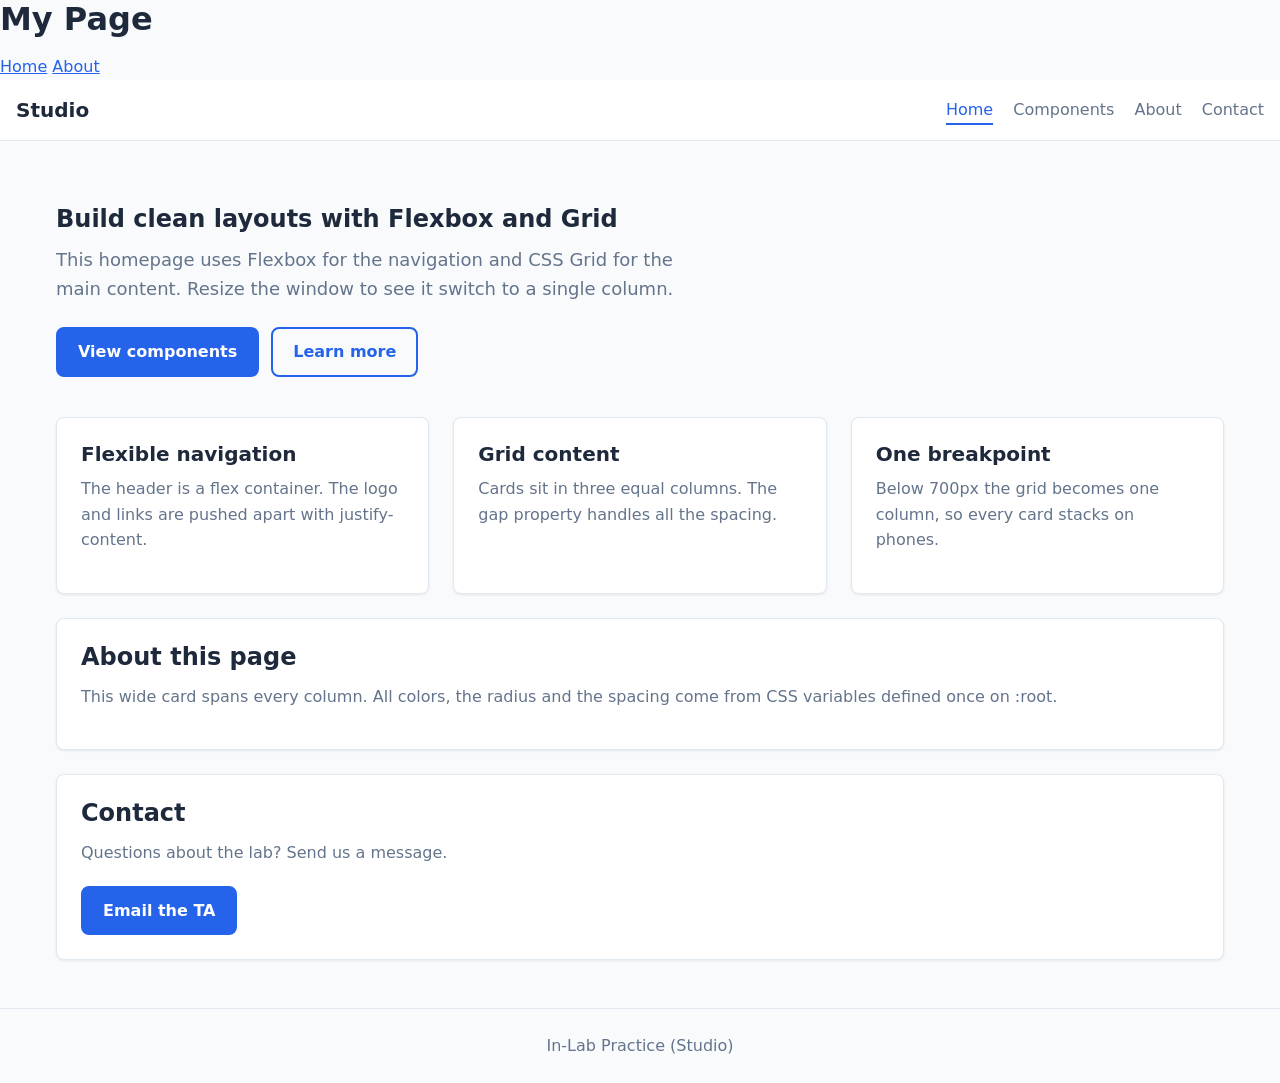
<file: index.html>
<!DOCTYPE html>
<html lang="en">
<head>
    <meta charset="UTF-8">
    <meta name="viewport" content="width=device-width, initial-scale=1.0">
    <title>Document</title>
    <link rel="stylesheet" href="css/style.css">
</head>
<body><!-- 2B, 2C and 2D go here --></body>
<body>
   <header>
    <h1>My Page</h1>
    <nav>
        <a href = "index.html">Home</a>
        <a href = "about.html">About</a>
    </nav>
   </header>
</html>
<header class="site-header">
<a class="logo" href="index.html">Studio</a>
<nav>
<ul>
<li><a class="active" href="index.html">Home</a></li>
<li><a href="components.html">Components</a></li>
<li><a href="about.html">About</a></li>
<li><a href="contact.html">Contact</a></li>
</ul>
</nav>
</header>
<div class="container">
<section class="hero">
<h1>Build clean layouts with Flexbox and Grid</h1>
<p>This homepage uses Flexbox for the navigation and CSS Grid for the
main content. Resize the window to see it switch to a single column.</p>
<div class="actions">
<a class="btn" href="components.html">View components</a>
<a class="btn btn-outline" href="#about">Learn more</a>
</div>
</section>
<main class="grid">
<article class="card">
<h3>Flexible navigation</h3>
<p>The header is a flex container. The logo and links are pushed apart
with justify-content.</p>
</article>
<article class="card">
<h3>Grid content</h3>
<p>Cards sit in three equal columns. The gap property handles all the
spacing.</p>
</article>
<article class="card">
<h3>One breakpoint</h3>
<p>Below 700px the grid becomes one column, so every card stacks on
phones.</p>
</article>
<section class="card wide" id="about">
<h2>About this page</h2>
<p>This wide card spans every column. All colors, the radius and the spacing come from CSS variables defined once on :root.</p>
</section>
<section class="card wide" id="contact">
<h2>Contact</h2>
<p>Questions about the lab? Send us a message.</p>
<a class="btn" href="mailto:ta@example.com">Email the TA</a>
</section>
</main>
</div>
<footer class="site-footer">
<div class="container">In-Lab Practice (Studio)</div>
</footer>
</file>
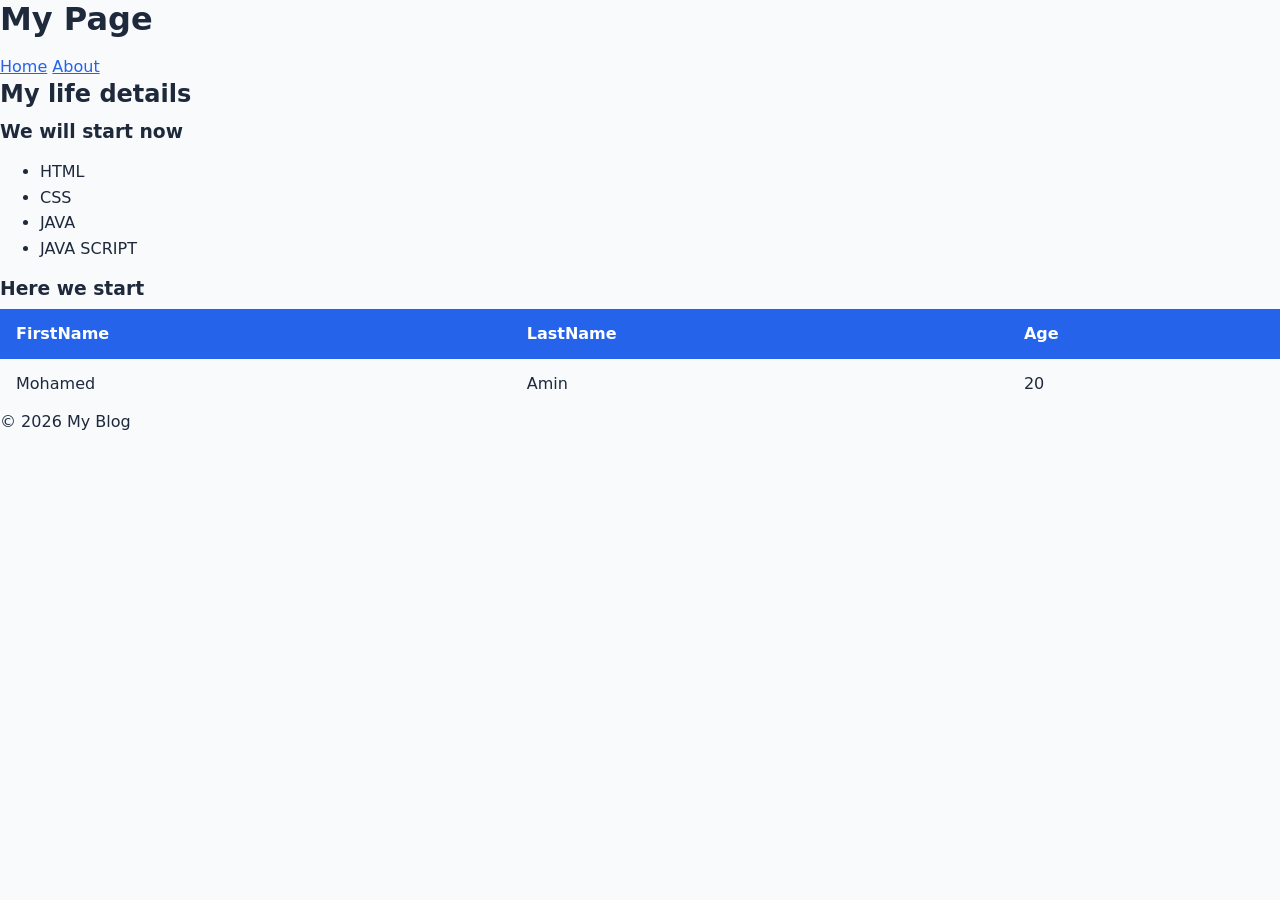
<file: about.html>
<!DOCTYPE html>
<html lang="en">
<head>
    <meta charset="UTF-8">
    <meta name="viewport" content="width=device-width, initial-scale=1.0">
    <title>Document</title>
</head>
<body>
   <header>
    <h1>My Page</h1>
    <nav>
        <a href = "index.html">Home</a>
        <a href = "about.html">About</a>
    </nav>
    <link rel="stylesheet" href="css/style.css">
   </header>


   <main>
    <section>
        <h2>My life details</h2>
        <h3>We will start now </h3>
        <ul>
            <li>HTML</li>
            <li>CSS</li>
            <li>JAVA</li>
            <li>JAVA SCRIPT</li>
        </ul>
        <h3>Here we start</h3>
        <table>
            <thead>
                <tr><th>FirstName</th><th>LastName</th><th>Age</th></tr>
            </thead>
            <tbody>
                <tr><td>Mohamed</td><td>Amin</td><td>20</td></tr>
            </tbody>
        </table>
    </section>
   </main>
   <footer>
    <p>&copy; 2026 My Blog</p>
   </footer>
</body>
</html>
</file>
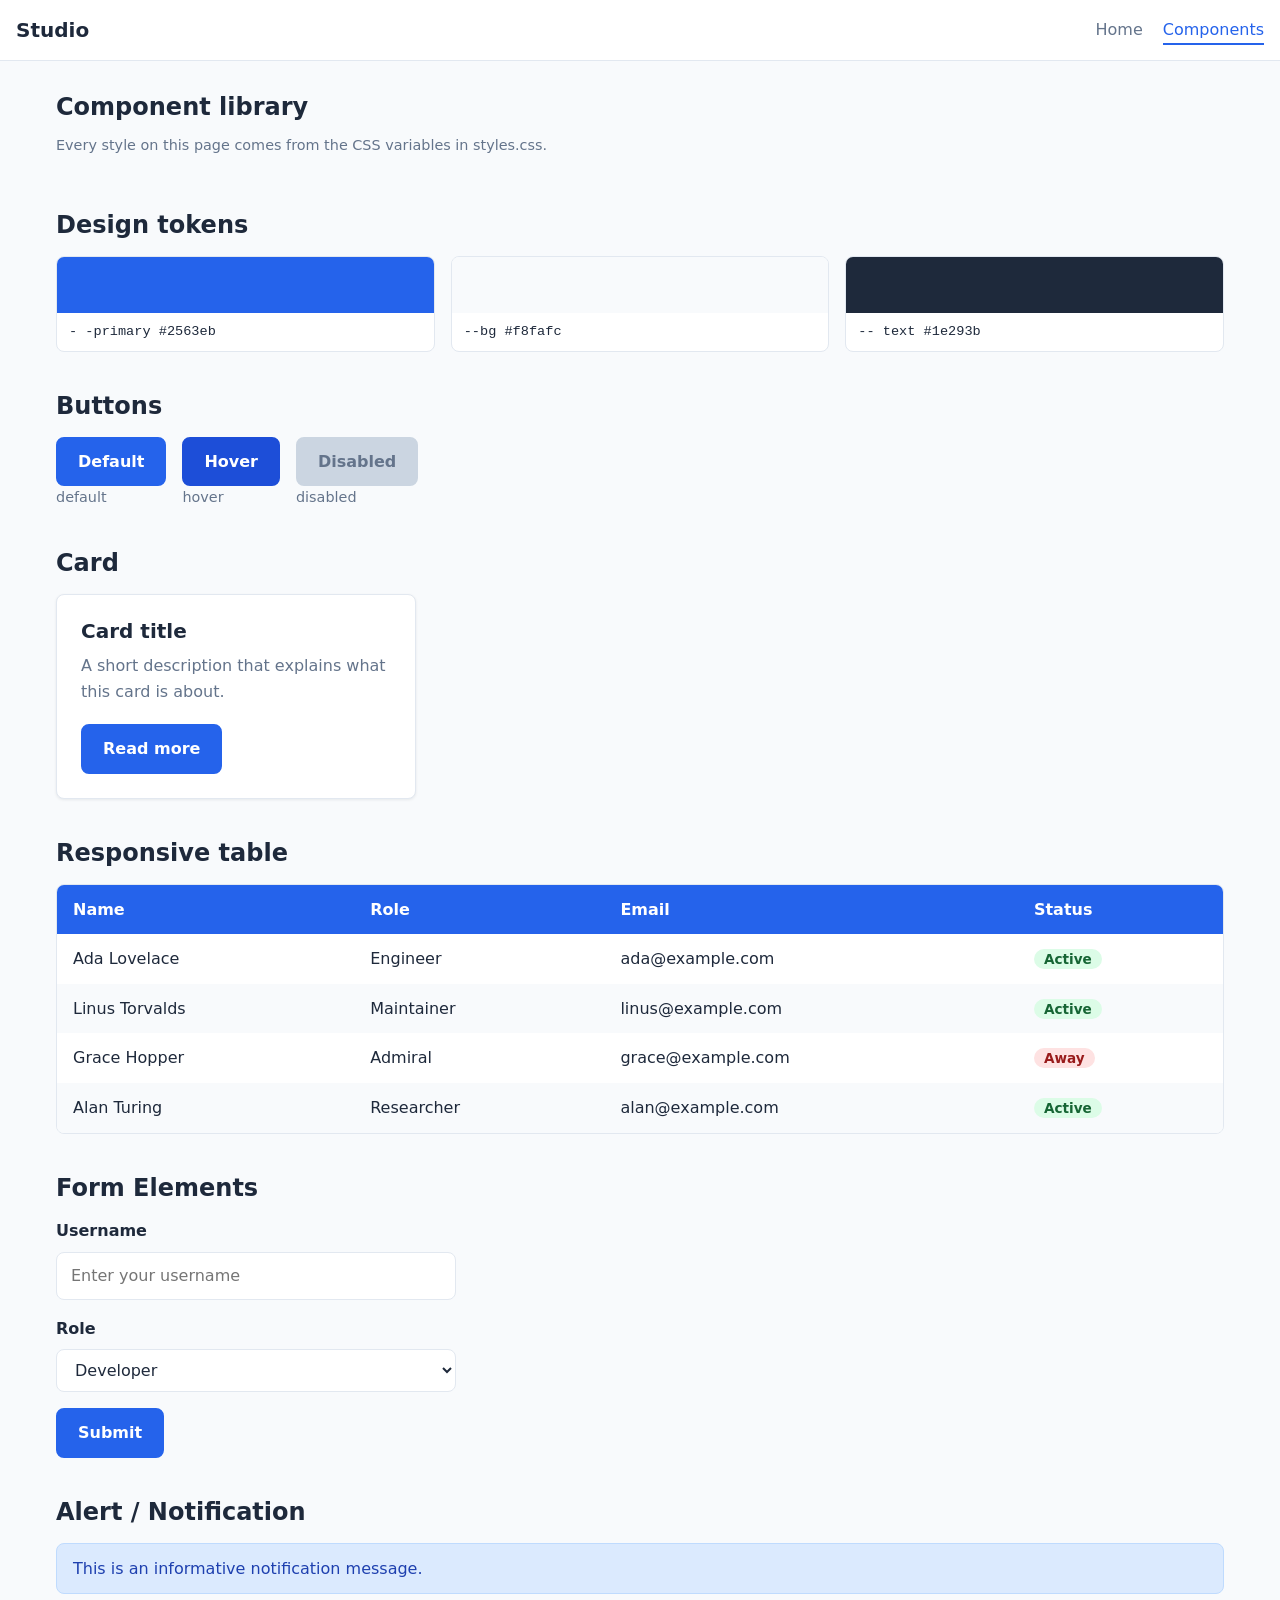
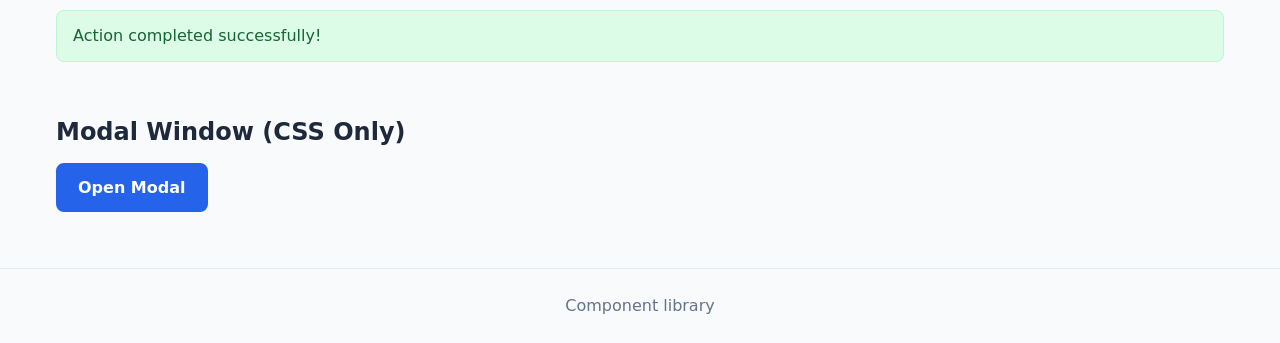
<file: components.html>
<!DOCTYPE html>
<html lang="en">
<head>
<meta charset="UTF-8">
<meta name="viewport" content="width=device-width, initial-scale=1">
<title>Studio - Component library</title>
<link rel="stylesheet" href="css/style.css">
</head>
<body>
<header class="site-header">
<a class="logo" href="index.html">Studio</a>
<nav>
<ul>
<li><a href="index.html">Home</a></li>
<li><a class="active" href="components.html">Components</a></li>
</ul>
</nav>
</header>
<main class="container">
<section class="section">
<h1>Component library</h1>
<p class="label">Every style on this page comes from the CSS variables
in styles.css.</p>
</section>
<!-- Design tokens -->
<section class="section">
<h2>Design tokens</h2>
<div class="swatches">
<div class="swatch"><i style="background: var(--primary)"></i><code>-
-primary #2563eb</code></div>
<div class="swatch"><i style="background: var(--bg)"></i><code>--bg
#f8fafc</code></div>
<div class="swatch"><i style="background: var(--text)"></i><code>--
text #1e293b</code></div>
</div>
</section>
<!-- Buttons in three states -->
<section class="section">
<h2>Buttons</h2>
<div class="row">
<div>
<button class="btn">Default</button>
<div class="label">default</div>
</div>
<div>
<button class="btn is-hover">Hover</button>
<div class="label">hover</div>
</div>
<div>
<button class="btn" disabled>Disabled</button>
<div class="label">disabled</div>
</div>
</div>
</section>
<!-- One card component -->
<section class="section">
    <h2>Card</h2>
<article class="card" style="max-width: 360px">
<h3>Card title</h3>
<p>A short description that explains what this card is about.</p>
<a class="btn" href="#">Read more</a>
</article>
</section>
<!-- One responsive table -->
<section class="section">
<h2>Responsive table</h2>
<div class="table-wrap">
<table>
<thead>
<tr><th>Name</th><th>Role</th><th>Email</th><th>Status</th></tr>
</thead>
<tbody>
<tr><td>Ada Lovelace</td><td>Engineer</td>
<td>ada@example.com</td><td><span class="badge">Active</span></td></tr>
<tr><td>Linus Torvalds</td><td>Maintainer</td>
<td>linus@example.com</td><td><span class="badge">Active</span></td></tr>
<tr><td>Grace Hopper</td><td>Admiral</td>
<td>grace@example.com</td><td><span class="badge off">Away</span></td></tr>
<tr><td>Alan Turing</td><td>Researcher</td>
<td>alan@example.com</td><td><span class="badge">Active</span></td></tr>
</tbody>
</table>
</div>




</section>
<!-- Form Elements Section -->
<section class="section">
  <h2>Form Elements</h2>
  <form style="max-width: 400px;">
    <div class="form-group">
      <label class="form-label" for="username">Username</label>
      <input class="form-input" type="text" id="username" placeholder="Enter your username">
    </div>
    <div class="form-group">
      <label class="form-label" for="role-select">Role</label>
      <select class="form-select" id="role-select">
        <option value="developer">Developer</option>
        <option value="designer">Designer</option>
      </select>
    </div>
    <button type="submit" class="btn">Submit</button>
  </form>
</section>

<!-- Alerts / Notifications Section -->
<section class="section">
  <h2>Alert / Notification</h2>
  <div class="alert alert-info" role="status">
    This is an informative notification message.
  </div>
  <div class="alert alert-success" role="status">
    Action completed successfully!
  </div>
</section>

<!-- CSS-Only Modal Section -->
<section class="section">
  <h2>Modal Window (CSS Only)</h2>
  <a href="#demo-modal" class="btn">Open Modal</a>

  <!-- Modal Target -->
  <div id="demo-modal" class="modal-overlay" aria-label="Demo Modal">
    <div class="modal-content">
      <a href="#" class="modal-close" aria-label="Close modal">&times;</a>
      <h3>Modal Title</h3>
      <p>This modal is implemented strictly using CSS (:target selector) without any JavaScript.</p>
      <div style="margin-top: 16px;">
        <a href="#" class="btn">Close</a>
      </div>
    </div>
  </div>
</section>



</main>
<footer class="site-footer" style="margin-top: 48px">
<div class="container">Component library</div>
</footer>
</body>
</html>
</file>
<file: css/style.css>
:root {
    --primary: #2563eb;
    --primary-dark: #1d4ed8;
    --bg: #f8fafc;
    --surface: #ffffff;
    --text: #1e293b;
    --muted: #64748b;
    --border: #e2e8f0;
    --radius: 8px;
    --space: 16px;
}

* { 
    box-sizing: border-box; 
}

body {
    margin: 0;
    font-family: system-ui, -apple-system, "Segoe UI", sans-serif;
    background: var(--bg);
    color: var(--text);
    line-height: 1.6;
}

h1, h2, h3 { 
    line-height: 1.2; 
    margin: 0 0 0.5em; 
}

p { 
    margin: 0 0 1em; 
}

a { 
    color: var(--primary); 
}

/* Base Container (Added for structural alignment) */
.container {
    max-width: 1200px;
    margin: 0 auto;
    padding: 0 var(--space);
}

/* Header */
.site-header {
    display: flex;
    justify-content: space-between;
    align-items: center;
    flex-wrap: wrap;
    gap: var(--space);
    padding: 14px var(--space);
    background: var(--surface);
    border-bottom: 1px solid var(--border);
}

.logo { 
    font-weight: 700; 
    font-size: 1.25rem; 
    color: var(--text); 
    text-decoration: none; 
}

.site-header ul { 
    display: flex; 
    gap: 20px; 
    list-style: none; 
    margin: 0;
    padding: 0; 
}

.site-header a:not(.logo) { 
    text-decoration: none; 
    color: var(--muted);
    padding: 4px 0; 
}

.site-header a:not(.logo):hover,
.site-header a.active { 
    color: var(--primary); 
    border-bottom: 2px solid var(--primary); 
}

/* Hero Section */
.hero { 
    padding: 64px 0 40px; 
}

.hero p { 
    max-width: 55ch; 
    color: var(--muted); 
    font-size: 1.125rem; 
}

.hero .actions { 
    display: flex; 
    gap: 12px; 
    flex-wrap: wrap; 
    margin-top: 24px;
}

/* Buttons */
.btn {
    display: inline-block;
    padding: 10px 20px;
    font: inherit;
    font-weight: 600;
    color: #fff;
    background: var(--primary);
    border: 2px solid var(--primary);
    border-radius: var(--radius);
    text-decoration: none;
    cursor: pointer;
    transition: background 0.15s, border-color 0.15s;
}

.btn:hover:not(:disabled),
.btn.is-hover {
    background: var(--primary-dark);
    border-color: var(--primary-dark);
}

.btn:focus-visible { 
    outline: 3px solid #93b4f8; 
    outline-offset: 2px; 
}

.btn:disabled {
    background: #cbd5e1;
    border-color: #cbd5e1;
    color: #64748b;
    cursor: not-allowed;
}

.btn-outline { 
    background: transparent; 
    color: var(--primary); 
}

.btn-outline:hover:not(:disabled) { 
    background: var(--primary); 
    color: #fff;
}

/* Card */
.card {
    background: var(--surface);
    border: 1px solid var(--border);
    border-radius: var(--radius);
    padding: 24px;
    box-shadow: 0 1px 3px rgba(15, 23, 42, 0.08);
}

.card h3 { 
    font-size: 1.25rem; 
}

.card p { 
    color: var(--muted); 
}

.card .btn { 
    margin-top: 4px; 
}

/* Layout Grid */
.grid {
    display: grid;
    grid-template-columns: repeat(3, 1fr);
    gap: 24px;
    padding-bottom: 48px;
}

.grid .wide { 
    grid-column: 1 / -1; 
}

/* Table */
.table-wrap {
    overflow-x: auto;
    border: 1px solid var(--border);
    border-radius: var(--radius);
    background: var(--surface);
}

table { 
    width: 100%; 
    min-width: 520px; 
    border-collapse: collapse; 
}

th, td { 
    padding: 12px 16px; 
    text-align: left; 
}

th { 
    background: var(--primary); 
    color: #fff; 
    white-space: nowrap; 
}

tbody tr:nth-child(even) { 
    background: var(--bg); 
}

tbody tr:hover { 
    background: #e0e9fd; 
}

/* Badges */
.badge { 
    padding: 2px 10px; 
    border-radius: 999px; 
    font-size: 0.85rem; 
    font-weight: 600; 
    background: #dcfce7; 
    color: #166534; 
}

.badge.off { 
    background: #fee2e2; 
    color: #991b1b; 
}

/* Components Helpers */
.section { 
    padding: 32px 0 8px; 
}

.section > h2 { 
    margin-bottom: 16px; 
}

.row { 
    display: flex; 
    flex-wrap: wrap; 
    gap: 16px; 
    align-items: center; 
}

.label { 
    color: var(--muted); 
    font-size: 0.9rem; 
}

.swatches { 
    display: grid; 
    grid-template-columns: repeat(auto-fit, minmax(140px, 1fr)); 
    gap: 16px; 
}

.swatch { 
    border: 1px solid var(--border); 
    border-radius: var(--radius);
    overflow: hidden; 
    background: var(--surface); 
}

.swatch i { 
    display: block; 
    height: 56px; 
}

.swatch code { 
    display: block; 
    padding: 8px 12px; 
    font-size: 0.85rem; 
}

/* Footer */
.site-footer {
    border-top: 1px solid var(--border);
    padding: 24px 0;
    color: var(--muted);
    text-align: center;
}

/* Responsive Breakpoint */
@media (max-width: 700px) {
    .grid { 
        grid-template-columns: 1fr; 
    }
}
/* ==========================================
   1. RESPONSIVE BREAKPOINTS
   ========================================== */
/* Mobile (Default): 1 column */
.grid {
    grid-template-columns: 1fr;
}

/* Tablet screens (min-width: 600px): 2 columns */
@media (min-width: 600px) {
    .grid {
        grid-template-columns: repeat(2, 1fr);
    }
}

/* Desktop screens (min-width: 992px): 3 columns */
@media (min-width: 992px) {
    .grid {
        grid-template-columns: repeat(3, 1fr);
    }
}

/* ==========================================
   2. DARK MODE SUPPORT
   ========================================== */
@media (prefers-color-scheme: dark) {
    :root {
        --bg: #0f172a;
        --surface: #1e293b;
        --text: #f8fafc;
        --muted: #94a3b8;
        --border: #334155;
    }

    tbody tr:nth-child(even) {
        background: #1e293b;
    }

    tbody tr:hover {
        background: #334155;
    }

    .badge {
        background: #064e3b;
        color: #a7f3d0;
    }

    .badge.off {
        background: #7f1d1d;
        color: #fecaca;
    }
}

/* ==========================================
   3. FORM ELEMENTS STYLES
   ========================================== */
.form-group {
    margin-bottom: 1rem;
    display: flex;
    flex-direction: column;
    gap: 0.5rem;
}

.form-label {
    font-weight: 600;
    color: var(--text);
}

.form-input,
.form-select {
    padding: 10px 14px;
    border: 1px solid var(--border);
    border-radius: var(--radius);
    background: var(--surface);
    color: var(--text);
    font: inherit;
    width: 100%;
}

.form-input:focus,
.form-select:focus {
    outline: 2px solid var(--primary);
    border-color: transparent;
}

/* ==========================================
   4. ALERT / NOTIFICATION STYLES
   ========================================== */
.alert {
    padding: 12px 16px;
    border-radius: var(--radius);
    border: 1px solid transparent;
    margin-bottom: 1rem;
    font-weight: 500;
}

.alert-info {
    background-color: #dbeafe;
    border-color: #bfdbfe;
    color: #1e40af;
}

.alert-success {
    background-color: #dcfce7;
    border-color: #bbf7d0;
    color: #166534;
}

@media (prefers-color-scheme: dark) {
    .alert-info {
        background-color: #1e3a8a;
        border-color: #1e40af;
        color: #bfdbfe;
    }
    .alert-success {
        background-color: #064e3b;
        border-color: #166534;
        color: #a7f3d0;
    }
}

/* ==========================================
   5. PURE CSS MODAL (CSS-ONLY)
   ========================================== */
.modal-overlay {
    position: fixed;
    top: 0;
    left: 0;
    width: 100vw;
    height: 100vh;
    background: rgba(0, 0, 0, 0.6);
    display: flex;
    align-items: center;
    justify-content: center;
    opacity: 0;
    pointer-events: none;
    transition: opacity 0.2s ease-in-out;
    z-index: 1000;
}

/* Target selector opens modal without JavaScript */
.modal-overlay:target {
    opacity: 1;
    pointer-events: auto;
}

.modal-content {
    background: var(--surface);
    color: var(--text);
    padding: 24px;
    border-radius: var(--radius);
    max-width: 500px;
    width: 90%;
    position: relative;
    box-shadow: 0 20px 25px -5px rgba(0, 0, 0, 0.3);
}

.modal-close {
    position: absolute;
    top: 12px;
    right: 16px;
    text-decoration: none;
    font-size: 1.5rem;
    color: var(--muted);
}
</file>
